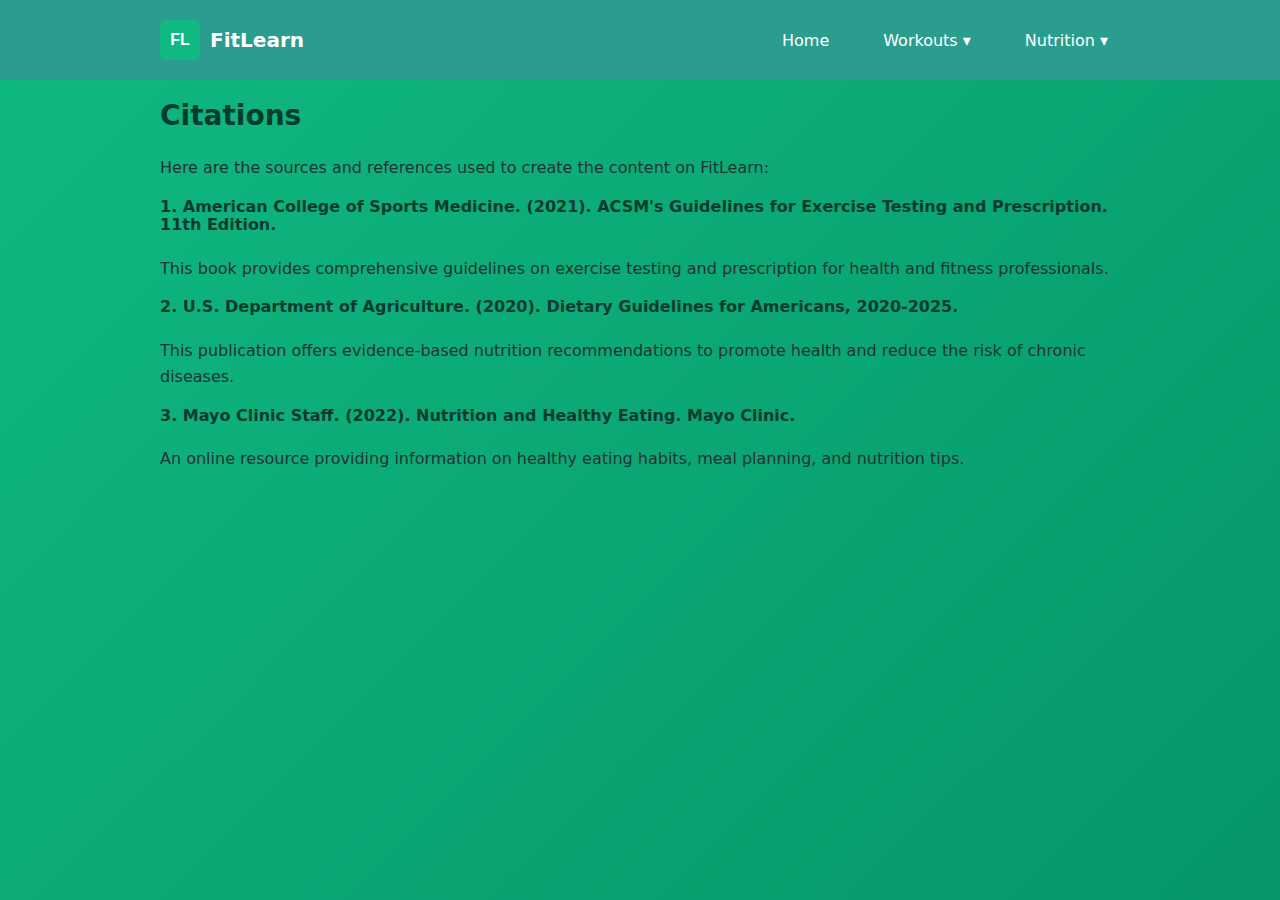
<file: citations.html>
<!doctype html>
<html lang="en">
<head>
  <meta charset="utf-8" />
  <meta name="viewport" content="width=device-width,initial-scale=1" />
  <title>FitLearn — Nutrition</title>
  <link rel="stylesheet" href="css/styles.css" />
</head>
<body>
  <header class="site-header">
    <div class="container header-inner">
      <h1 class="logo"><img src="images/logo.svg" class="brand-logo" alt="FitLearn logo"/>FitLearn</h1>
      <nav>
        <ul id="main-nav" class="nav-list">
          <li><a href="index.html">Home</a></li>
          <li class="dropdown">
            <a href="workouts.html" class="dropdown-toggle">Workouts ▾</a>
            <ul class="dropdown-menu">
              <li><a href="upper-body.html">Upper Body</a></li>
              <li><a href="lower-body.html">Lower Body</a></li>
              <li><a href="full-body.html">Full Body</a></li>
            </ul>
          </li>
           <li class="dropdown">
          
            <a href="nutrition.html" class="dropdown-toggle">Nutrition ▾</a>
            <ul class="dropdown-menu">
              <li><a href="meals.html">Meals</a></li>
              <li><a href="snacks.html">Snacks</a></li>
            </ul>
          </li>
        </ul>
      </nav>
    </div>
  </header>

<body>
  <main class="container">
    <h2>Citations</h2>
    <p>Here are the sources and references used to create the content on FitLearn:</p>
    <section class="citations-list">
      <article class="citation-item">
        <h4>1. American College of Sports Medicine. (2021). ACSM's Guidelines for Exercise Testing and Prescription. 11th Edition.</h4>
        <p>This book provides comprehensive guidelines on exercise testing and prescription for health and fitness professionals.</p>
      </article>

      <article class="citation-item">
        <h4>2. U.S. Department of Agriculture. (2020). Dietary Guidelines for Americans, 2020-2025.</h4>
        <p>This publication offers evidence-based nutrition recommendations to promote health and reduce the risk of chronic diseases.</p>
      </article>

      <article class="citation-item">
        <h4>3. Mayo Clinic Staff. (2022). Nutrition and Healthy Eating. Mayo Clinic.</h4>
        <p>An online resource providing information on healthy eating habits, meal planning, and nutrition tips.</p>
      </article>
</file>
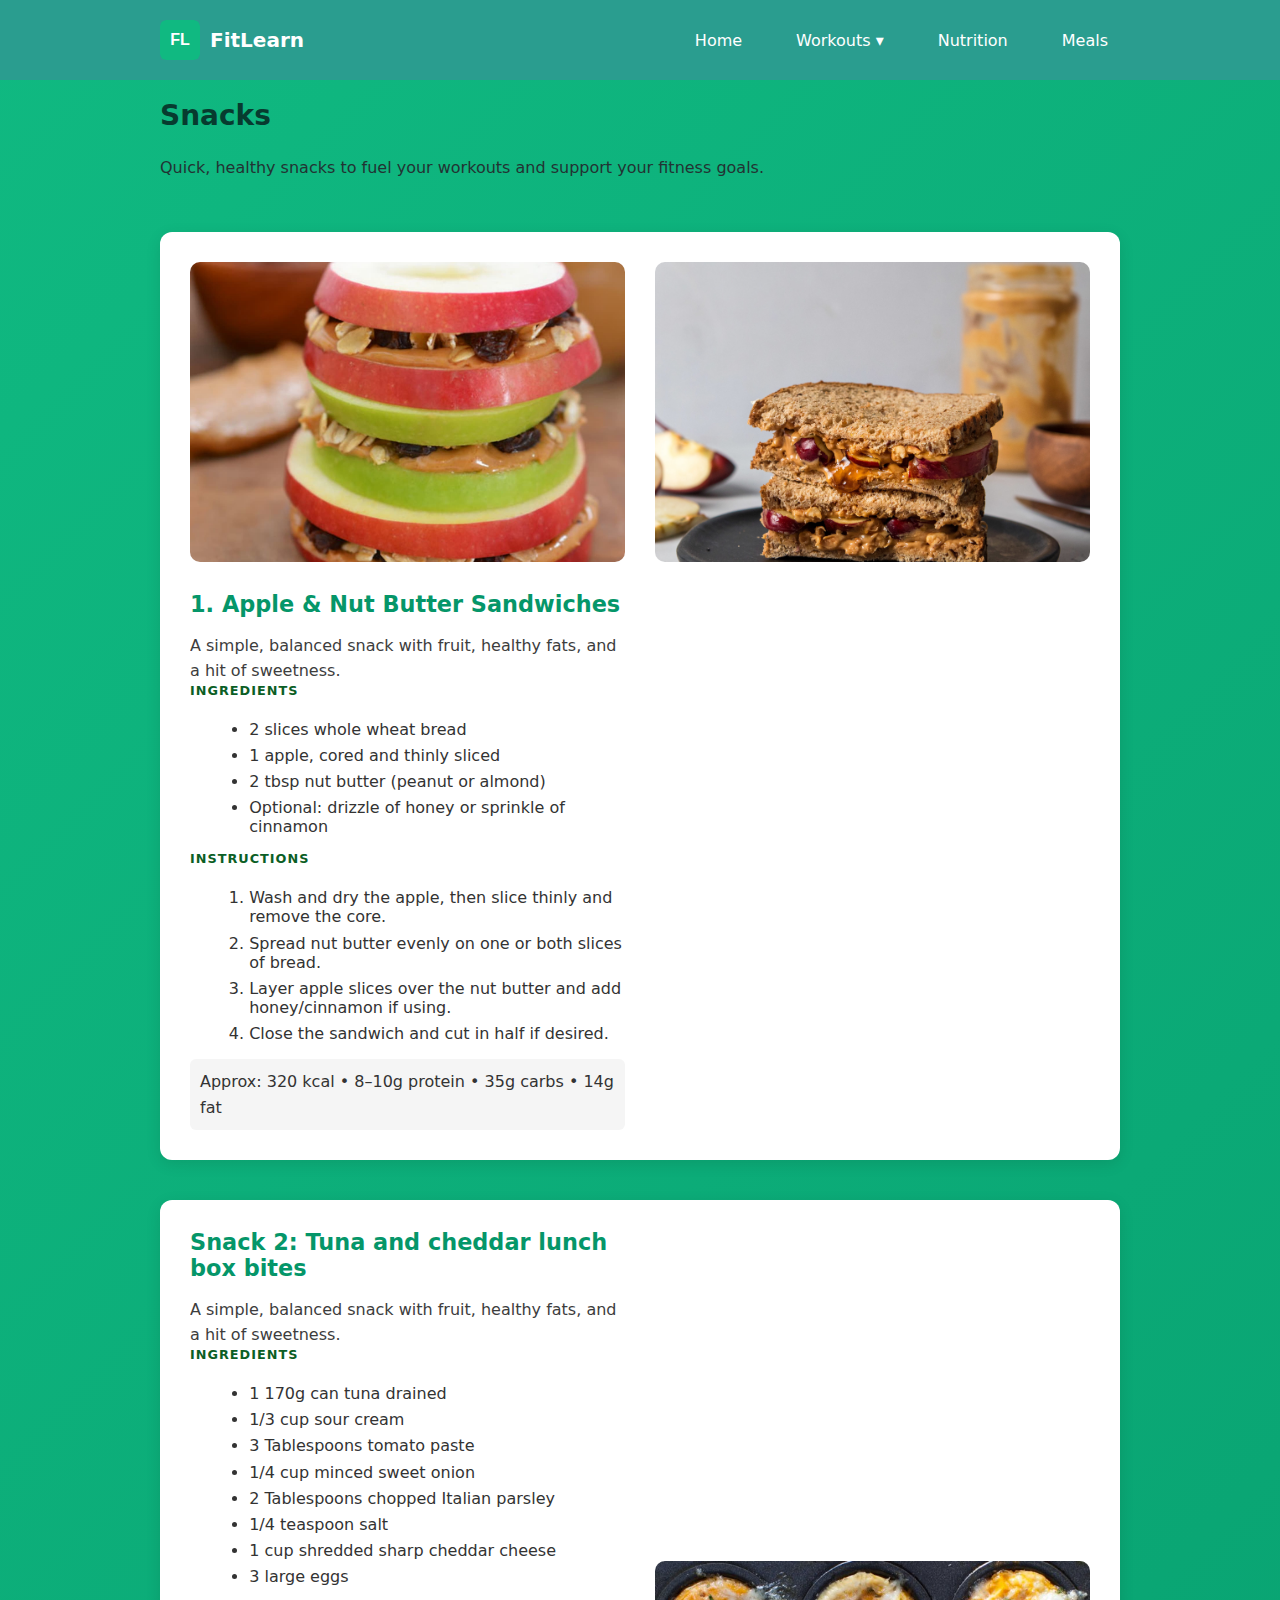
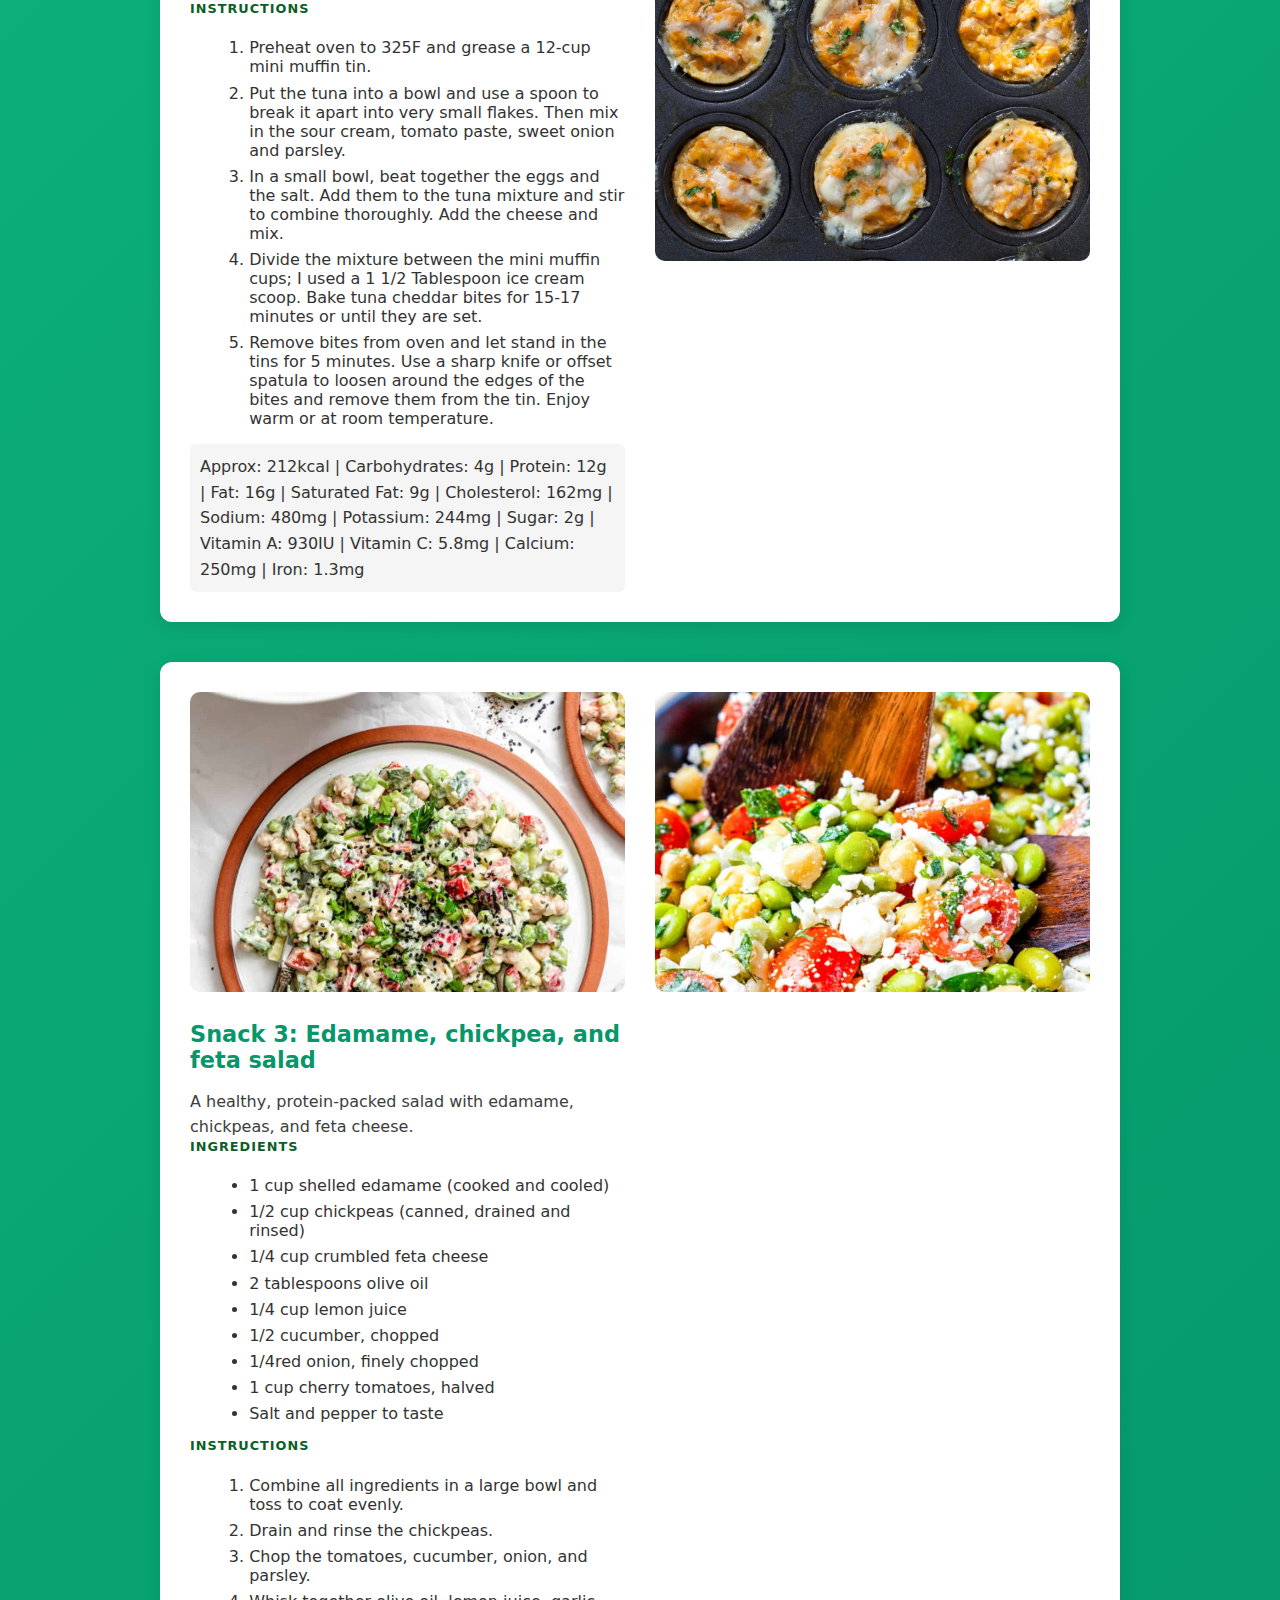
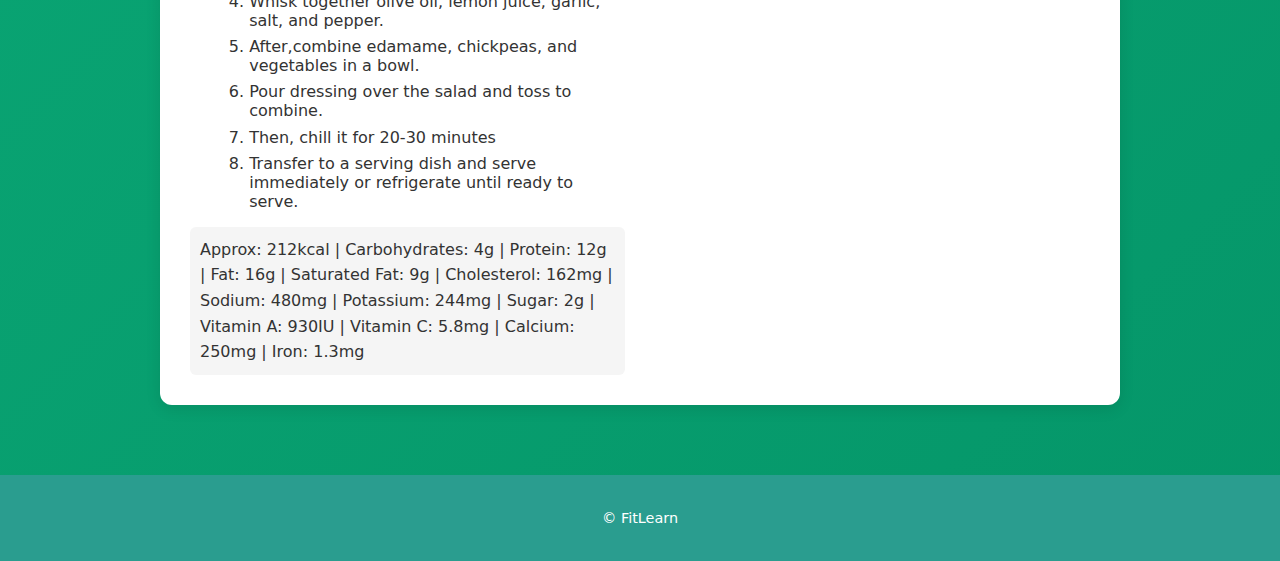
<file: snacks.html>
<!doctype html>
<html lang="en">
<head>
  <meta charset="utf-8" />
  <meta name="viewport" content="width=device-width,initial-scale=1" />
  <title>FitLearn — Snacks</title>
  <link rel="stylesheet" href="css/styles.css" />
</head>
<body>
  <header class="site-header">
    <div class="container header-inner">
      <h1 class="logo"><img src="images/logo.svg" class="brand-logo" alt="FitLearn logo"/>FitLearn</h1>
      <nav>
        <ul id="main-nav" class="nav-list">
          <li><a href="index.html">Home</a></li>
          <li class="dropdown">
            <a href="workouts.html" class="dropdown-toggle">Workouts ▾</a>
            <ul class="dropdown-menu">
              <li><a href="upper-body.html">Upper Body</a></li>
              <li><a href="lower-body.html">Lower Body</a></li>
              <li><a href="full-body.html">Full Body</a></li>
            </ul>
          </li>
          <li><a href="nutrition.html">Nutrition</a></li>
          <li><a href="meals.html">Meals</a></li>
        </ul>
      </nav>
    </div>
  </header>

  <main class="container">
    <h2>Snacks</h2>
    <p>Quick, healthy snacks to fuel your workouts and support your fitness goals.</p>

    <section class="nutrition-card-section">
      <article class="nutrition-item">
        <div class="nutrition-image">
          <img src="k_archive_f60c3d0aa7c56036f803efab4a541337210cdd01.jpg" alt="Snack image" />
          <p class="placeholder"></p>
        </div>
         <div class="nutrition-image">
          <img src="Recipe_Peanut-Butter-Apple-Sandwich-_Feature-scaled-aspect-ratio-600-740-scaled.jpg" alt="Snack image" />
          <p class="placeholder"></p>
        </div>
        <div class="nutrition-text">
          <h4>1. Apple & Nut Butter Sandwiches</h4>
          <p class="lead">A simple, balanced snack with fruit, healthy fats, and a hit of sweetness.</p>

          <h5 class="eyebrow">Ingredients</h5>
          <ul>
            <li>2 slices whole wheat bread</li>
            <li>1 apple, cored and thinly sliced</li>
            <li>2 tbsp nut butter (peanut or almond)</li>
            <li>Optional: drizzle of honey or sprinkle of cinnamon</li>
          </ul>

          <h5 class="eyebrow">Instructions</h5>
          <ol>
            <li>Wash and dry the apple, then slice thinly and remove the core.</li>
            <li>Spread nut butter evenly on one or both slices of bread.</li>
            <li>Layer apple slices over the nut butter and add honey/cinnamon if using.</li>
            <li>Close the sandwich and cut in half if desired.</li>
          </ol>

          <p class="nutrition-info">Approx: 320 kcal • 8–10g protein • 35g carbs • 14g fat</p>
        </div>
      </article>

      <article class="nutrition-item">
        <div class="nutrition-image">
          <img src="close-up-1-e1391975833526.jpg" alt="Snack image" />
          <p class="placeholder"></p>
        </div>
        
        <div class="nutrition-text">
          <h4>Snack 2: Tuna and cheddar lunch box bites</h4>
          <p class="lead">A simple, balanced snack with fruit, healthy fats, and a hit of sweetness.</p>

          <h5 class="eyebrow">Ingredients</h5>
          <ul>
            <li>1 170g can tuna drained</li>
            <li>1/3 cup sour cream</li>
            <li>3 Tablespoons tomato paste</li>
            <li>1/4 cup minced sweet onion</li>
            <li>2 Tablespoons chopped Italian parsley</li>
            <li>1/4 teaspoon salt</li>
            <li>1 cup shredded sharp cheddar cheese</li>
            <li>3 large eggs</li>
          </ul>

          <h5 class="eyebrow">Instructions</h5>
          <ol>
            <li>Preheat oven to 325F and grease a 12-cup mini muffin tin.</li>
            <li>Put the tuna into a bowl and use a spoon to break it apart into very small flakes. Then mix in the sour cream, tomato paste, sweet onion and parsley.</li>
            <li>In a small bowl, beat together the eggs and the salt. Add them to the tuna mixture and stir to combine thoroughly. Add the cheese and mix.</li>
            <li>Divide the mixture between the mini muffin cups; I used a 1 1/2 Tablespoon ice cream scoop. Bake tuna cheddar bites for 15-17 minutes or until they are set.</li>
            <li>Remove bites from oven and let stand in the tins for 5 minutes. Use a sharp knife or offset spatula to loosen around the edges of the bites and remove them from the tin. Enjoy warm or at room temperature.</li>
          </ol>

          <p class="nutrition-info">Approx: 212kcal | Carbohydrates: 4g | Protein: 12g | Fat: 16g | Saturated Fat: 9g | Cholesterol: 162mg | Sodium: 480mg | Potassium: 244mg | Sugar: 2g | Vitamin A: 930IU | Vitamin C: 5.8mg | Calcium: 250mg | Iron: 1.3mg</p>
        </div>
      </article>
<article class="nutrition-item">
        <div class="nutrition-image">
          <img src="Edamame-Chickpea-Feta-Salad-Image-10-1025x1536.jpg" alt="Snack image" />
          <p class="placeholder"></p>
        </div>
        <div class="nutrition-image">
          <img src="Edamame-Salad-TheTravelBite.com-8-667x1000.jpg" alt="Snack image" />
          <p class="placeholder"></p>
        </div>
        
        <div class="nutrition-text">
          <h4>Snack 3: Edamame, chickpea, and feta salad</h4>
            <p class="lead">A healthy, protein-packed salad with edamame, chickpeas, and feta cheese.</p>

          <h5 class="eyebrow">Ingredients</h5>
          <ul>
            <li>1 cup shelled edamame (cooked and cooled)</li>
            <li>1/2 cup chickpeas (canned, drained and rinsed)</li>
            <li>1/4 cup crumbled feta cheese</li>
            <li>2 tablespoons olive oil</li>
            <li>1/4 cup lemon juice</li>
            <li>1/2 cucumber, chopped</li>
            <li>1/4red onion, finely chopped</li>
            <li>1 cup cherry tomatoes, halved</li>
            <li>Salt and pepper to taste</li>
          </ul>

          <h5 class="eyebrow">Instructions</h5>
          <ol>
            <li>Combine all ingredients in a large bowl and toss to coat evenly.</li>
              <li>Drain and rinse the chickpeas.</li>
                <li>Chop the tomatoes, cucumber, onion, and parsley.</li>
                    <li>Whisk together olive oil, lemon juice, garlic, salt, and pepper.</li>
                        <li>After,combine edamame, chickpeas, and vegetables in a bowl.</li>
                            <li>Pour dressing over the salad and toss to combine.</li>
                            <li>Then, chill it for 20-30 minutes</li>

            <li>Transfer to a serving dish and serve immediately or refrigerate until ready to serve.</li>
          </ol>

          <p class="nutrition-info">Approx: 212kcal | Carbohydrates: 4g | Protein: 12g | Fat: 16g | Saturated Fat: 9g | Cholesterol: 162mg | Sodium: 480mg | Potassium: 244mg | Sugar: 2g | Vitamin A: 930IU | Vitamin C: 5.8mg | Calcium: 250mg | Iron: 1.3mg</p>
        </div>
      </article>

    </section>
  </main>

  <footer class="site-footer">
    <div class="container">© FitLearn</div>
  </footer>
</body>
</html>
</file>
<file: css/styles.css>
* {
  box-sizing: border-box;
}

/* Full page layout */
html, body {
  margin: 0;
  padding: 0;
  min-height: 100vh;
  display: flex;
  flex-direction: column;
  font-family: system-ui, -apple-system, 'Segoe UI', Roboto, Arial;
  color: #222;
}

/* BACKGROUND */
body {
  background: linear-gradient(135deg, #10b981 0%, #059669 100%);
}

/* Main grows to push footer down */
main {
  flex: 1;
}

/* TYPOGRAPHY */
html {
  font-size: 16px;
}



h1, h2, h3, h4, h5 {
  color: #073b2f;
  line-height: 1.15;
  margin-top: 0;
}

h1 { font-size: 2.25rem; }
h2 { font-size: 1.75rem; }
h3 { font-size: 1.25rem; }

p { line-height: 1.65; color: #233; margin: 0 0 1rem 0; }

.lead { font-size: 1.1rem; color: #0b5e47; opacity: 0.95; }
.muted { color: #6b6b6b; font-size: 0.95rem; }
.eyebrow { text-transform: uppercase; font-size: 0.8rem; letter-spacing: 1px; color: #0b5e25; }

.card-text { color: #333; font-size: 1rem; line-height: 1.6; }

/* small accents */
.pill { display: inline-block; background: rgba(5,150,105,0.12); color: #05684f; padding: 4px 8px; border-radius: 999px; font-weight: 600; font-size: 0.85rem; }


.container {
  max-width: 1000px;
  margin: auto;
  padding: 20px;
}

/* HEADER */
.site-header {
  background: #2a9d8f;
  color: white;
}

.header-inner {
  display: flex;
  justify-content: space-between;
  align-items: center;
}

/* Brand logo next to the site title */
.logo {
  display: inline-flex;
  align-items: center;
  gap: 10px;
  margin: 0;
  font-size: 1.25rem;
  font-weight: 700;
  color: white;
}

.brand-logo {
  width: 40px;
  height: 40px;
  display: inline-block;
  object-fit: contain;
  border-radius: 6px;
}

@media (max-width: 480px) {
  .brand-logo { width: 28px; height: 28px; }
  .logo { font-size: 1rem; }
}

.nav-list {
  list-style: none;
  display: flex;
  gap: 30px;
  padding: 0;
  margin: 0;
}

.nav-list a {
  color: white;
  text-decoration: none;
  font-weight: 500;
  font-size: 1rem;
  padding: 8px 12px;
  border-radius: 6px;
  transition: all 0.3s ease;
  position: relative;
}

.nav-list a:hover {
  background: rgba(255, 255, 255, 0.2);
  transform: scale(1.05);
}

.nav-list a::after {
  content: '';
  position: absolute;
  bottom: 0;
  left: 50%;
  width: 0;
  height: 2px;
  background: white;
  transform: translateX(-50%);
  transition: width 0.3s ease;
}

.nav-list a:hover::after {
  width: 80%;
}

/* DROPDOWN */
.dropdown {
  position: relative;
}

.dropdown-toggle::after {
  content: '';
  display: inline-block;
  margin-left: 6px;
  transition: transform 0.3s ease;
}

.dropdown:hover .dropdown-toggle::after {
  transform: rotate(180deg);
}

.dropdown-menu {
  display: none;
  position: absolute;
  top: 100%;
  left: 0;
  background: white;
  list-style: none;
  padding: 8px 0;
  margin: 8px 0 0 0;
  min-width: 180px;
  border-radius: 8px;
  box-shadow: 0 8px 20px rgba(0,0,0,0.15);
  opacity: 0;
  transform: translateY(-10px);
  pointer-events: none;
  transition: all 0.3s ease;
  z-index: 1000;
}

.dropdown:hover .dropdown-menu {
  display: block;
  opacity: 1;
  transform: translateY(0);
  pointer-events: auto;
}

/* Keep a dropdown always visible when the `always-open` helper class is used. */
/* helper class removed — dropdowns controlled by hover only */

.dropdown-menu li {
  margin: 0;
}

.dropdown-menu li a {
  display: block;
  padding: 12px 20px;
  color: #333;
  font-weight: 500;
  transition: all 0.2s ease;
  position: relative;
}

.dropdown-menu li a:hover {
  background: #f0f9f7;
  color: #059669;
  padding-left: 24px;
}

.dropdown-menu li a::before {
  content: '→';
  position: absolute;
  left: 8px;
  opacity: 0;
  transition: opacity 0.2s ease;
}

.dropdown-menu li a:hover::before {
  opacity: 1;
}

/* WORKOUT GRID */
.workout-grid {
  display: grid;
  grid-template-columns: repeat(auto-fit, minmax(250px, 1fr));
  gap: 20px;
  margin-top: 20px;
}

/* FLIP CARD */
.flip-card {
  perspective: 1000px;
  cursor: pointer;
}

.flip-card-inner {
  position: relative;
  width: 100%;
  height: 200px;
  text-align: center;
  transition: transform 0.6s;
  transform-style: preserve-3d;
}

.flip-card.flipped .flip-card-inner {
  transform: rotateY(180deg);
}

.flip-card-front,
.flip-card-back {
  position: absolute;
  width: 100%;
  height: 100%;
  background: white;
  border-radius: 8px;
  padding: 20px;
  backface-visibility: hidden;
  box-shadow: 0 4px 10px rgba(0,0,0,0.1);
}

.flip-card-back {
  transform: rotateY(180deg);
}

/* HOME PAGE */
.hero {
  text-align: center;
  color: white;
  margin-bottom: 60px;
  margin-top: 40px;
}

.hero h2 {
  font-size: 3rem;
  margin: 0 0 10px 0;
  text-shadow: 2px 2px 4px rgba(0,0,0,0.2);
}

.hero p {
  font-size: 1.3rem;
  margin: 0;
  opacity: 0.95;
}

.home-grid {
  display: grid;
  grid-template-columns: repeat(auto-fit, minmax(300px, 1fr));
  gap: 30px;
  margin-top: 40px;
}

.home-card {
  display: flex;
  flex-direction: column;
  align-items: center;
  padding: 40px 30px;
  background: white;
  border-radius: 12px;
  box-shadow: 0 8px 20px rgba(0,0,0,0.15);
  text-decoration: none;
  color: inherit;
  cursor: pointer;
  transition: all 0.3s ease;
  transform: translateY(0);
}

.home-card:hover {
  transform: translateY(-10px);
  box-shadow: 0 12px 30px rgba(0,0,0,0.25);
}

.card-icon {
  font-size: 4rem;
  margin-bottom: 20px;
}

.home-card h3 {
  font-size: 1.8rem;
  margin: 15px 0;
  color: #059669;
}

.home-card p {
  font-size: 1rem;
  text-align: center;
  color: #666;
  margin: 15px 0;
  line-height: 1.5;
}

.card-cta {
  margin-top: 20px;
  font-weight: 600;
  color: #10b981;
  font-size: 1.1rem;
}

.home-card:hover .card-cta {
  color: #059669;
}

/* FOOTER */
.site-footer {
  background: #2a9d8f;
  color: white;
  text-align: center;
  padding: 15px;
  font-size: 0.9rem;
}

.dropdown-menu li a:hover {
  background: #f3f3f3;
}
/* NUTRITION PAGE */
.nutrition-card-section {
  margin: 50px 0;
}

.nutrition-card-section h3 {
  font-size: 1.8rem;
  color: white;
  text-shadow: 2px 2px 4px rgba(0,0,0,0.2);
  margin-bottom: 30px;
}


.nutrition-item {
  display: grid;
  grid-template-columns: 1fr 1fr;
  gap: 30px;
  margin-bottom: 40px;
  background: white;
  padding: 30px;
  border-radius: 12px;
  box-shadow: 0 4px 15px rgba(0,0,0,0.1);
  align-items: center;
}

.nutrition-item:nth-child(even) {
  grid-template-columns: 1fr 1fr;
}

.nutrition-item:nth-child(even) .nutrition-image {
  order: 2;
}

.nutrition-item:nth-child(even) .nutrition-text {
  order: 1;
}

@media (max-width: 768px) {
  .nutrition-item {
    grid-template-columns: 1fr;
    gap: 20px;
  }
  
  .nutrition-item:nth-child(even) .nutrition-image,
  .nutrition-item:nth-child(even) .nutrition-text {
    order: auto;
  }
}

.nutrition-image {
  width: 100%;
  height: 300px;
  background: #f0f0f0;
  border-radius: 10px;
  overflow: hidden;
  display: flex;
  align-items: center;
  justify-content: center;
  position: relative;
}

.nutrition-image img {
  width: 100%;
  height: 100%;
  object-fit: cover;
}

.nutrition-image .placeholder {
  position: absolute;
  color: #999;
  font-size: 1rem;
  text-align: center;
}

.nutrition-text h4 {
  font-size: 1.4rem;
  color: #059669;
  margin: 0 0 15px 0;
}

/* Image helpers: make images responsive and neatly formatted */
img {
  max-width: 100%;
  height: auto;
  display: block;
}

/* Nutrition card images fill their container and crop neatly */
.nutrition-image img {
  width: 100%;
  height: 100%;
  object-fit: cover;
  display: block;
}

/* If an image has an empty src (placeholder state), hide the broken image element
   so the `.placeholder` text remains visible and centered. */
.nutrition-image img[src=""],
.nutrition-image img:not([src]) {
  display: none;
}

.nutrition-image .placeholder {
  position: absolute;
  inset: 0;
  display: flex;
  align-items: center;
  justify-content: center;
  color: #999;
  font-size: 1rem;
  padding: 10px;
}

.nutrition-text p {
  color: #333;
  line-height: 1.6;
  font-size: 1rem;
  margin: 0;
}

.nutrition-text ul,
.nutrition-text ol {
  margin: 0 0 1rem 1.2rem;
}

.nutrition-text li {
  margin: 0.45rem 0; 
  color: #333;
}

.nutrition-section {
  margin: 40px 0;
  display: grid;
  grid-template-columns: repeat(auto-fit, minmax(300px, 1fr));
  gap: 20px;
}

.nutrition-dropdown {
  background: white;
  border-radius: 10px;
  overflow: hidden;
  box-shadow: 0 4px 15px rgba(0,0,0,0.1);
}

.dropdown-btn {
  width: 100%;
  padding: 18px 20px;
  background: linear-gradient(135deg, #10b981 0%, #059669 100%);
  color: white;
  border: none;
  font-size: 1.1rem;
  font-weight: 600;
  cursor: pointer;
  transition: all 0.3s ease;
  display: flex;
  align-items: center;
  justify-content: space-between;
}

.dropdown-btn:hover {
  background: linear-gradient(135deg, #059669 0%, #047857 100%);
  transform: translateX(5px);
}

.dropdown-btn::after {
  content: '▼';
  transition: transform 0.3s ease;
  font-size: 0.8rem;
  margin-left: 10px;
}

.nutrition-dropdown-content.active .dropdown-btn::after {
  transform: rotate(180deg);
}

.nutrition-dropdown-content {
  max-height: 0;
  overflow: hidden;
  transition: max-height 0.4s ease;
}

.nutrition-dropdown-content.active {
  max-height: 2000px;
}

.meal-card,
.snack-card {
  padding: 20px;
  border-bottom: 1px solid #f0f0f0;
  transition: background 0.2s ease;
}

.meal-card:last-child,
.snack-card:last-child {
  border-bottom: none;
}

.meal-card:hover,
.snack-card:hover {
  background: #f9f9f9;
}

.meal-card h4,
.snack-card h4 {
  margin: 0 0 12px 0;
  color: #059669;
  font-size: 1.1rem;
}

.meal-card ul,
.snack-card ul {
  list-style: none;
  padding: 0;
  margin: 0 0 10px 0;
}

.meal-card li,
.snack-card li {
  padding: 5px 0;
  padding-left: 20px;
  position: relative;
  color: #333;
}

.meal-card li::before,
.snack-card li::before {
  content: '✓';
  position: absolute;
  left: 0;
  color: #10b981;
  font-weight: bold;
}

.nutrition-info {
  font-size: 0.9rem;
  color: #666;
  background: #f5f5f5;
  padding: 10px;
  border-radius: 6px;
  margin: 10px 0 0 0;
}

.nutrition-tips {
  background: white;
  padding: 30px;
  border-radius: 10px;
  box-shadow: 0 4px 15px rgba(0,0,0,0.1);
  margin-top: 40px;
}

.nutrition-tips h3 {
  color: #059669;
  margin-top: 0;
  font-size: 1.5rem;
}

.nutrition-tips ul {
  list-style: none;
  padding: 0;
  margin: 0;
}

.nutrition-tips li {
  padding: 12px 0;
  padding-left: 30px;
  position: relative;
  color: #333;
  line-height: 1.6;
}

.nutrition-tips li::before {
  content: '★';
  position: absolute;
  left: 0;
  font-size: 1.2rem;
}
.citations-list {
    list-style: none;
    padding: 0;
  margin: 0;
}
</file>
